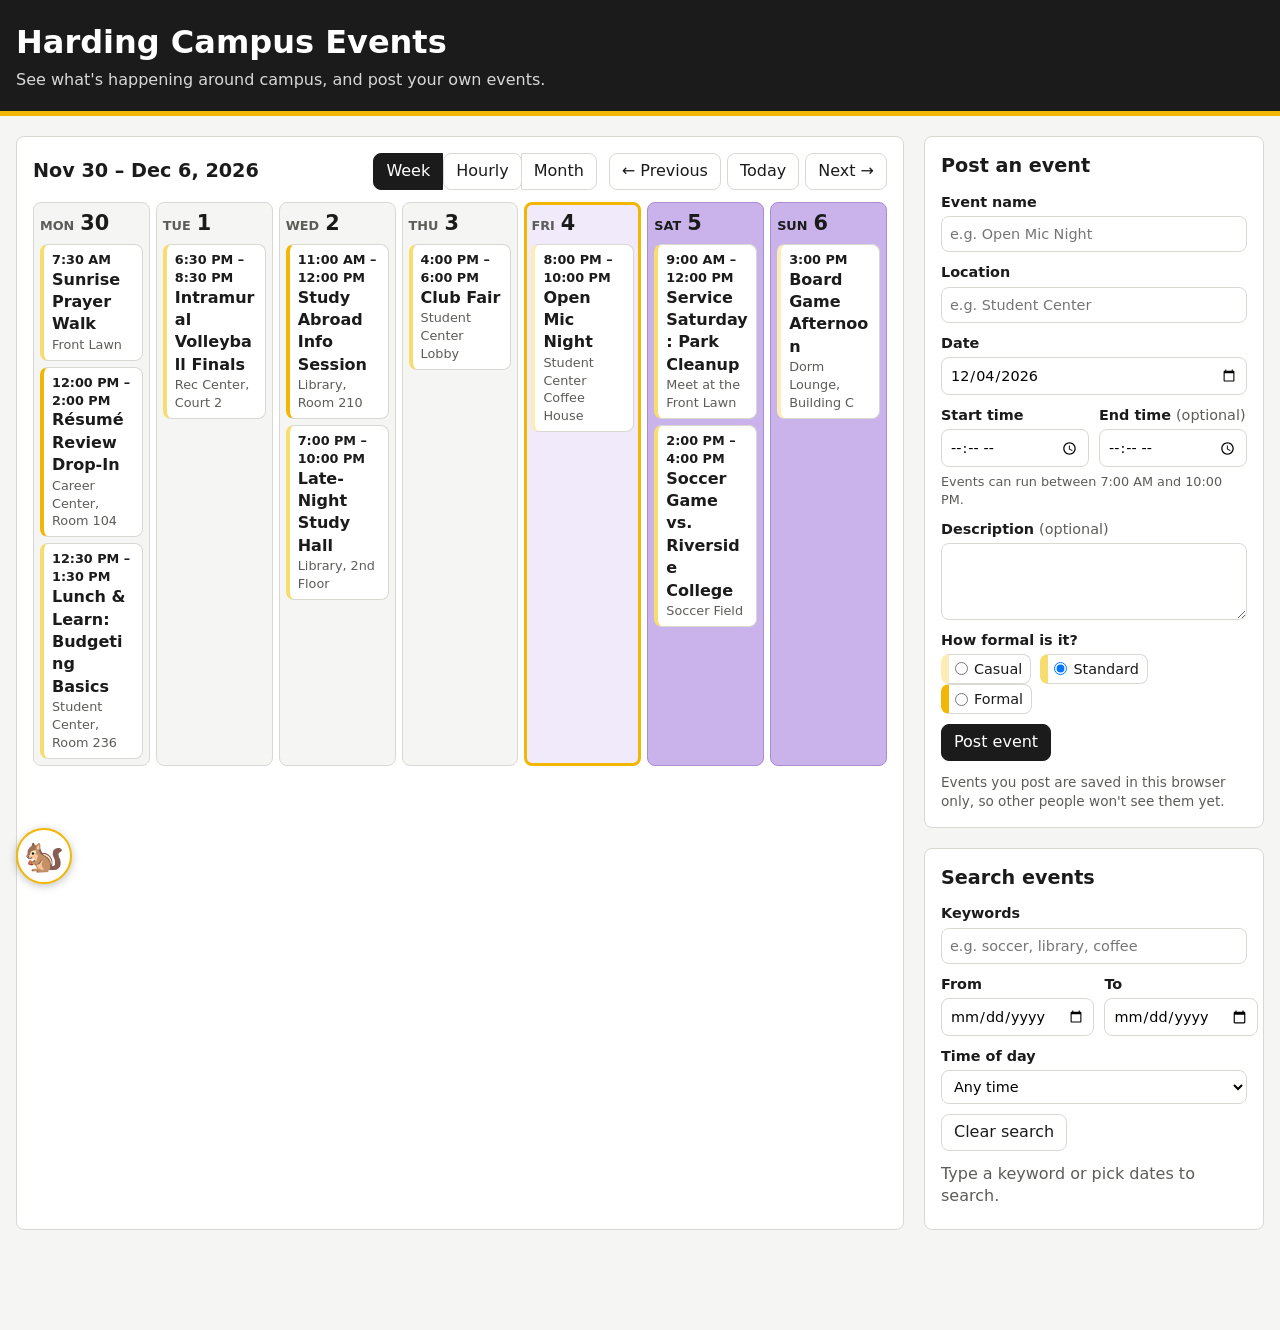
<file: index.html>
<!doctype html>
<html lang="en">
<head>
  <meta charset="utf-8">
  <meta name="viewport" content="width=device-width, initial-scale=1">
  <title>Harding Campus Events</title>
  <link rel="stylesheet" href="style.css">
</head>
<body>
  <header class="site-header">
    <h1>Harding Campus Events</h1>
    <p>See what's happening around campus, and post your own events.</p>
  </header>

  <main class="layout">
    <!-- The week calendar -->
    <section class="calendar" aria-labelledby="calendar-heading">
      <div class="calendar-toolbar">
        <h2 id="calendar-heading"><span id="period-label"></span></h2>
        <div class="toolbar-buttons">
          <!-- Switch between the week and month calendars -->
          <div class="view-switch" role="group" aria-label="Calendar view">
            <button type="button" id="week-view-button" aria-pressed="true">Week</button>
            <button type="button" id="hourly-view-button" aria-pressed="false">Hourly</button>
            <button type="button" id="month-view-button" aria-pressed="false">Month</button>
          </div>
          <button type="button" id="prev-period">← Previous</button>
          <button type="button" id="today-button">Today</button>
          <button type="button" id="next-period">Next →</button>
        </div>
      </div>
      <div id="week-grid" class="week-grid"></div>
      <!-- Hourly week: scrolls sideways on small screens -->
      <div id="hourly-view" class="hourly-view" hidden>
        <div id="hourly-grid" class="hourly-grid"></div>
      </div>
      <div id="month-view" class="month-view" hidden>
        <div class="month-weekdays" aria-hidden="true">
          <span>Mon</span><span>Tue</span><span>Wed</span><span>Thu</span>
          <span>Fri</span><span>Sat</span><span>Sun</span>
        </div>
        <div id="month-grid" class="month-grid"></div>
      </div>
    </section>

    <div class="sidebar">
      <!-- Post a new event -->
      <section class="panel post-panel" aria-labelledby="post-heading">
        <h2 id="post-heading">Post an event</h2>
        <form id="post-form" novalidate>
          <label>Event name
            <input name="name" maxlength="100" placeholder="e.g. Open Mic Night">
          </label>
          <label>Location
            <input name="location" maxlength="100" placeholder="e.g. Student Center">
          </label>
          <label>Date
            <input type="date" name="date" id="post-date">
          </label>
          <div class="row">
            <label>Start time
              <input type="time" name="time" min="07:00" max="22:00">
            </label>
            <label>End time <span class="optional">(optional)</span>
              <input type="time" name="endTime" min="07:00" max="22:00">
            </label>
          </div>
          <p class="hint">Events can run between 7:00 AM and 10:00 PM.</p>
          <label>Description <span class="optional">(optional)</span>
            <textarea name="description" rows="3" maxlength="500"></textarea>
          </label>
          <!-- Sets the color stripe on the event: light yellow to dark gold -->
          <fieldset class="tone-picker">
            <legend>How formal is it?</legend>
            <label class="tone-option tone-casual">
              <input type="radio" name="tone" value="casual"> Casual
            </label>
            <label class="tone-option tone-standard">
              <input type="radio" name="tone" value="standard" checked> Standard
            </label>
            <label class="tone-option tone-formal">
              <input type="radio" name="tone" value="formal"> Formal
            </label>
          </fieldset>
          <ul id="post-errors" class="errors" role="alert"></ul>
          <button type="submit" class="primary">Post event</button>
          <p id="post-message" class="success" role="status"></p>
        </form>
        <p class="note">Events you post are saved in this browser only, so other people won't see them yet.</p>

        <!-- Covers this section while you hover over an event in the hourly view -->
        <div id="hover-preview" class="hover-preview" hidden>
          <p id="preview-sample" class="badge">Sample event</p>
          <h2 id="preview-name"></h2>
          <p><strong>When:</strong> <span id="preview-when"></span></p>
          <p><strong>Where:</strong> <span id="preview-location"></span></p>
          <p><strong>Style:</strong> <span id="preview-tone"></span></p>
          <p id="preview-description"></p>
          <p class="note">Click the event for more options.</p>
        </div>
      </section>

      <!-- Search -->
      <section class="panel" aria-labelledby="search-heading">
        <h2 id="search-heading">Search events</h2>
        <form id="search-form">
          <label>Keywords
            <input type="search" name="keyword" placeholder="e.g. soccer, library, coffee">
          </label>
          <div class="row">
            <label>From
              <input type="date" name="from">
            </label>
            <label>To
              <input type="date" name="to">
            </label>
          </div>
          <label>Time of day
            <select name="timeOfDay">
              <option value="any">Any time</option>
              <option value="morning">Morning (before noon)</option>
              <option value="afternoon">Afternoon (noon – 5 PM)</option>
              <option value="evening">Evening (after 5 PM)</option>
            </select>
          </label>
          <button type="reset">Clear search</button>
        </form>
        <p id="search-summary" class="search-summary" role="status"></p>
        <ul id="search-results" class="search-results"></ul>
      </section>
    </div>
  </main>

  <!-- Pop-up with an event's details -->
  <dialog id="event-dialog">
    <h2 id="dialog-name"></h2>
    <p id="dialog-sample" class="badge">Sample event</p>
    <p><strong>When:</strong> <span id="dialog-when"></span></p>
    <p><strong>Where:</strong> <span id="dialog-location"></span></p>
    <p><strong>Style:</strong> <span id="dialog-tone"></span></p>
    <p id="dialog-description"></p>
    <div class="dialog-buttons">
      <button type="button" id="dialog-delete" class="danger">Delete my event</button>
      <form method="dialog"><button class="primary">Close</button></form>
    </div>
  </dialog>

  <!-- The squirrel button (a joke): see "squirrel" in events.js and app.js -->
  <button type="button" id="squirrel-button" class="squirrel-button"
          title="Squirrel Dating Service" aria-label="Squirrel Dating Service (a joke)">🐿️</button>

  <dialog id="squirrel-dialog" class="squirrel-dialog">
    <p class="squirrel-icon" aria-hidden="true">🐿️</p>
    <h2>Squirrel Dating Service</h2>
    <p>Congratulations! You now have a date with <strong>user #<span id="squirrel-user"></span></strong>.</p>
    <p><strong>When:</strong> <span id="squirrel-when"></span></p>
    <p><strong>Where:</strong> <span id="squirrel-place"></span></p>
    <p><strong>Wear:</strong> something <span id="squirrel-color"></span>, so they can find you.</p>
    <div class="dialog-buttons">
      <button type="button" id="squirrel-accept" class="primary">Accept</button>
    </div>
  </dialog>

  <!-- Order matters: app.js uses functions from the first two files -->
  <script src="events.js"></script>
  <script src="sample-data.js"></script>
  <script src="app.js"></script>
</body>
</html>
</file>
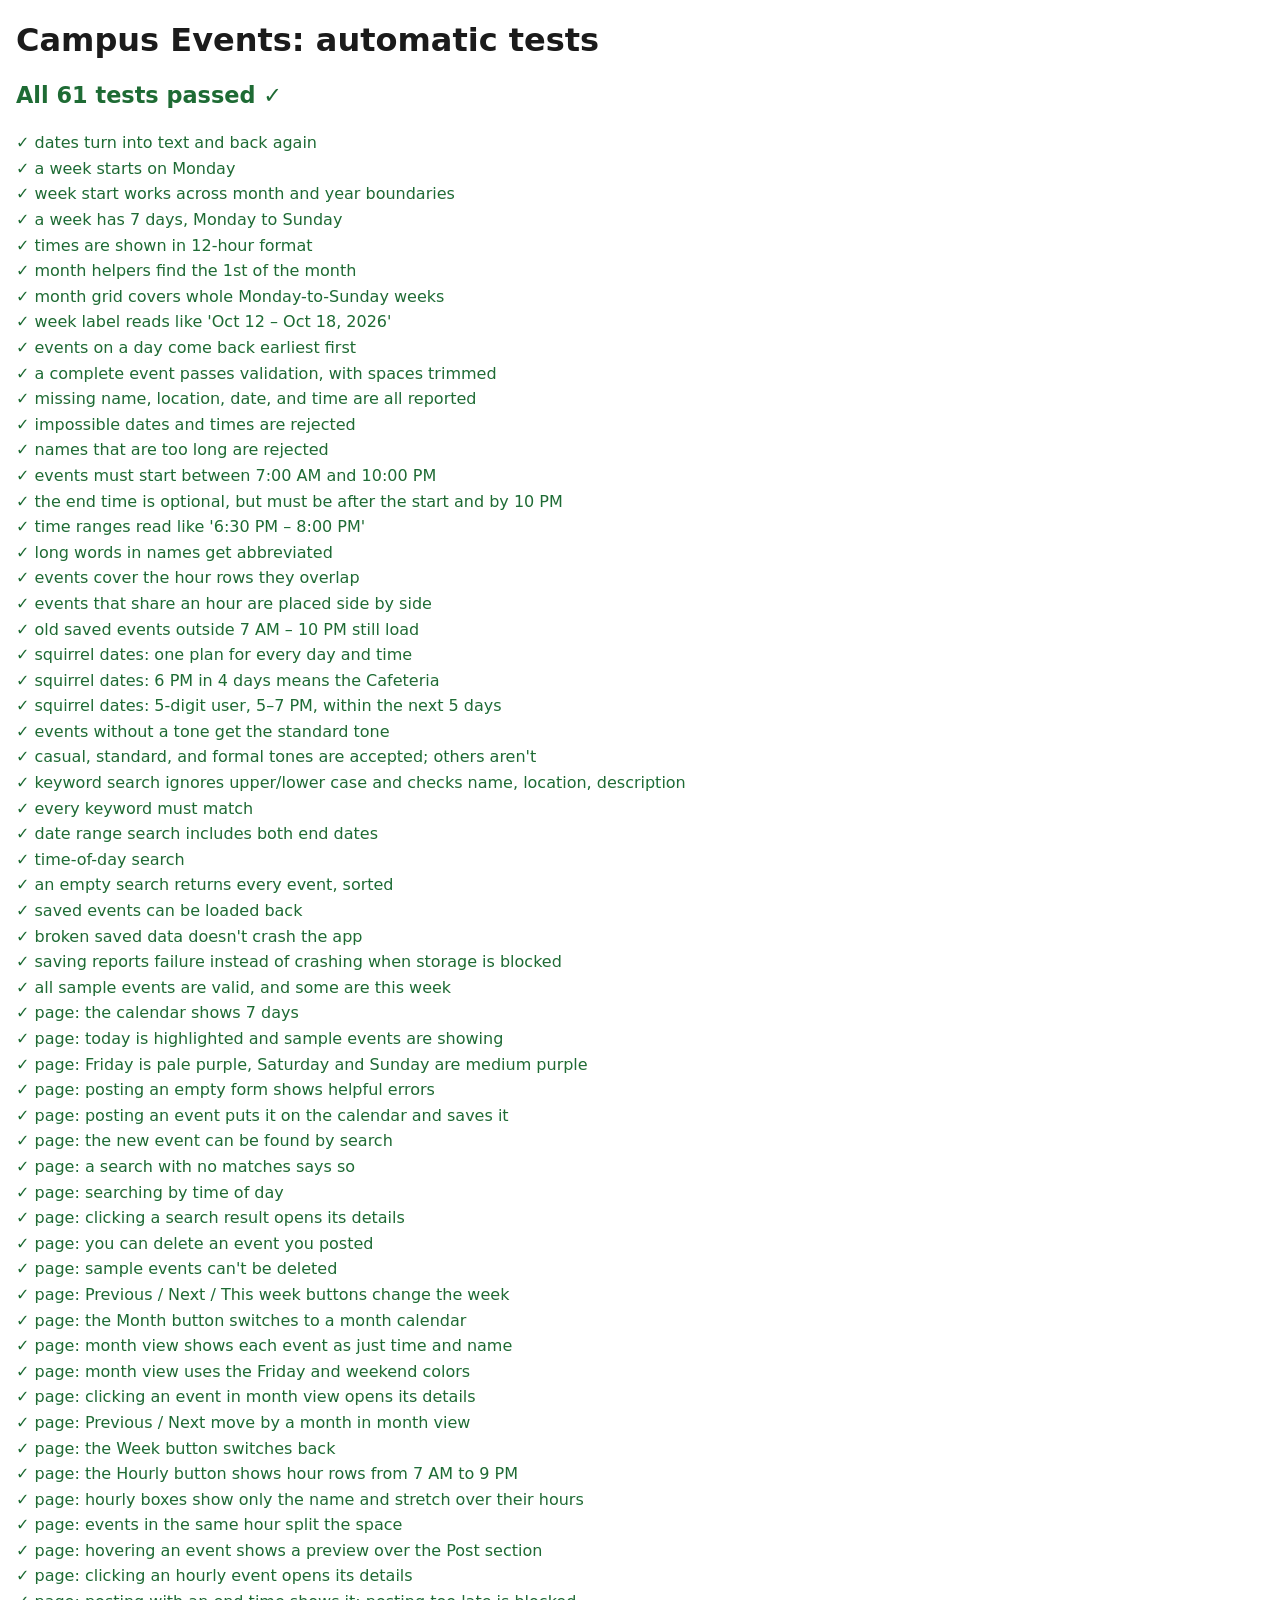
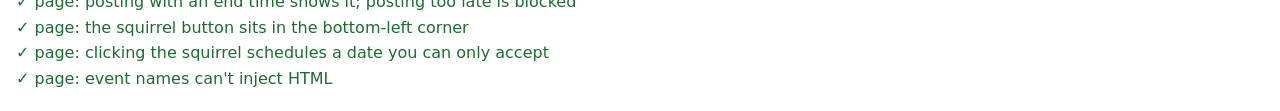
<file: tests.html>
<!doctype html>
<html lang="en">
<head>
  <meta charset="utf-8">
  <meta name="viewport" content="width=device-width, initial-scale=1">
  <title>Campus Events Tests</title>
  <style>
    body { font-family: system-ui, sans-serif; margin: 20px 16px; background: #fff; color: #1b1b1b; }
    #summary { font-size: 1.4rem; font-weight: 700; }
    .pass { color: #1e6b34; }
    .fail { color: #b3261e; }
    #results { list-style: none; padding: 0; line-height: 1.6; }
    .test-frame { position: absolute; left: -9999px; width: 1200px; height: 800px; }
  </style>
</head>
<body>
  <h1>Campus Events: automatic tests</h1>
  <p id="summary">Running…</p>
  <ul id="results"></ul>

  <script src="events.js"></script>
  <script src="sample-data.js"></script>
  <script src="tests.js"></script>
</body>
</html>
</file>
<file: style.css>
/* style.css: how the app looks. Colors are set once here, so they're easy to change. */

:root {
  --black: #1b1b1b;
  --gold: #f2b705;
  --gold-light: #fff4cc;
  /* Event stripe colors, from casual to formal */
  --tone-casual: #fbedb5;
  --tone-standard: #f7dc6f;
  --tone-formal: #f2b705;
  /* Calendar day backgrounds: Friday, and Saturday/Sunday */
  --friday-bg: #f1eafb;
  --friday-line: #d9c9f2;
  --weekend-bg: #c9b3ea;
  --weekend-line: #a98bd6;
  --gray-bg: #f5f5f3;
  --gray-line: #d9d9d4;
  --gray-text: #5c5c58;
  --white: #ffffff;
  --red: #b3261e;
  --green: #1e6b34;
  --radius: 8px;
}

* {
  box-sizing: border-box;
}

/* Make sure anything marked "hidden" really is hidden */
[hidden] {
  display: none !important;
}

body {
  margin: 0;
  font-family: system-ui, -apple-system, "Segoe UI", Roboto, sans-serif;
  color: var(--black);
  background: var(--gray-bg);
  line-height: 1.4;
  padding-bottom: 80px; /* room to scroll past the squirrel button */
}

h1, h2, h3 {
  margin: 0;
}

button, input, select, textarea {
  font: inherit;
}

button {
  cursor: pointer;
  padding: 6px 12px;
  border: 1px solid var(--gray-line);
  border-radius: var(--radius);
  background: var(--white);
  color: var(--black);
}

button:hover {
  border-color: var(--black);
}

button:focus-visible, input:focus-visible, select:focus-visible, textarea:focus-visible {
  outline: 3px solid var(--gold);
  outline-offset: 1px;
}

button.primary {
  background: var(--black);
  color: var(--white);
  border-color: var(--black);
}

button.danger {
  color: var(--red);
  border-color: var(--red);
}

/* ---------- Header ---------- */

.site-header {
  background: var(--black);
  color: var(--white);
  padding: 20px 16px;
  border-bottom: 5px solid var(--gold);
}

.site-header p {
  margin: 4px 0 0;
  color: #d8d8d8;
}

/* ---------- Page layout: calendar on the left, forms on the right ---------- */

.layout {
  display: grid;
  grid-template-columns: minmax(0, 1fr) 340px;
  gap: 20px;
  max-width: 1400px;
  margin: 0 auto;
  padding: 20px 16px;
}

.sidebar {
  display: flex;
  flex-direction: column;
  gap: 20px;
}

.panel, .calendar {
  background: var(--white);
  border: 1px solid var(--gray-line);
  border-radius: var(--radius);
  padding: 16px;
}

.panel h2, .calendar h2 {
  font-size: 1.2rem;
  margin-bottom: 12px;
}

/* ---------- Week calendar ---------- */

.calendar-toolbar {
  display: flex;
  flex-wrap: wrap;
  justify-content: space-between;
  align-items: center;
  gap: 8px;
  margin-bottom: 12px;
}

.calendar-toolbar h2 {
  margin: 0;
}

.toolbar-buttons {
  display: flex;
  flex-wrap: wrap;
  gap: 6px;
}

/* Week / Month switch: two buttons joined together */
.view-switch {
  display: flex;
  margin-right: 6px;
}

.view-switch button:first-child {
  border-radius: var(--radius) 0 0 var(--radius);
}

.view-switch button:last-child {
  border-radius: 0 var(--radius) var(--radius) 0;
  margin-left: -1px;
}

.view-switch button[aria-pressed="true"] {
  background: var(--black);
  color: var(--white);
  border-color: var(--black);
}

.week-grid {
  display: grid;
  grid-template-columns: repeat(7, minmax(0, 1fr));
  gap: 6px;
}

.day {
  min-height: 300px;
  padding: 6px;
  border: 1px solid var(--gray-line);
  border-radius: var(--radius);
  background: var(--gray-bg);
  display: flex;
  flex-direction: column;
  gap: 6px;
}

/* These day colors apply to the week (.day), hourly (.hour-day, .hour-day-heading),
   and month (.month-day) views */
.day.friday, .month-day.friday, .hour-day.friday, .hour-day-heading.friday {
  background: var(--friday-bg);
  border-color: var(--friday-line);
}

.day.weekend, .month-day.weekend, .hour-day.weekend, .hour-day-heading.weekend {
  background: var(--weekend-bg);
  border-color: var(--weekend-line);
}

/* Darker label so it's easy to read on the purple */
.weekend .day-name, .weekend .month-day-name {
  color: var(--black);
}

/* Today keeps its day's color (purple on Fridays and weekends) and gets a
   thick gold border, so it stands out on any day */
.day.today, .month-day.today, .hour-day-heading.today {
  border: 3px solid var(--gold);
}

.day.today {
  padding: 4px; /* 2px less, to make up for the thicker border */
}

.day.today:not(.friday):not(.weekend),
.month-day.today:not(.friday):not(.weekend),
.hour-day.today:not(.friday):not(.weekend),
.hour-day-heading.today:not(.friday):not(.weekend) {
  background: var(--gold-light);
}

.day-heading {
  display: flex;
  align-items: baseline;
  gap: 6px;
  font-size: 0.9rem;
}

.day-name {
  color: var(--gray-text);
  text-transform: uppercase;
  font-size: 0.8rem;
}

.day-number {
  font-size: 1.3rem;
}

.no-events {
  margin: 0;
  color: var(--gray-text);
  font-size: 0.85rem;
}

.event-card {
  display: flex;
  flex-direction: column;
  text-align: left;
  padding: 6px 8px;
  border-left: 4px solid var(--gold);
  overflow-wrap: anywhere;
}

/* Stripe color for each tone (cards, search results, and the form's swatches) */
.tone-casual {
  --tone-color: var(--tone-casual);
}

.tone-standard {
  --tone-color: var(--tone-standard);
}

.tone-formal {
  --tone-color: var(--tone-formal);
}

.event-card, .result {
  border-left-color: var(--tone-color, var(--tone-standard));
}

.event-time {
  font-size: 0.8rem;
  font-weight: 600;
}

.event-name {
  font-weight: 600;
}

.event-location {
  font-size: 0.8rem;
  color: var(--gray-text);
}

/* ---------- Hourly calendar ---------- */

/* Scrolls sideways on narrow screens instead of squashing the days */
.hourly-view {
  overflow-x: auto;
}

.hourly-grid {
  --hour-height: 52px; /* how tall each hour row is */
  display: grid;
  grid-template-columns: 52px repeat(7, minmax(0, 1fr));
  gap: 4px;
  min-width: 640px;
}

.hour-day-heading {
  display: flex;
  align-items: baseline;
  gap: 6px;
  padding: 4px 6px;
  border: 1px solid var(--gray-line);
  border-radius: var(--radius);
  background: var(--gray-bg);
}

.hour-day-heading.today {
  padding: 2px 4px; /* 2px less, to make up for the thicker border */
}

.hour-label {
  height: var(--hour-height);
  padding-right: 6px;
  text-align: right;
  font-size: 0.75rem;
  color: var(--gray-text);
}

/* A day's column: one tall box with a faint line between hours.
   --hours (set in app.js) is how many hour rows there are. */
.hour-day {
  position: relative;
  height: calc(var(--hours) * var(--hour-height));
  border-radius: var(--radius);
  background-color: var(--gray-bg);
  background-image: repeating-linear-gradient(
    to bottom,
    transparent 0,
    transparent calc(var(--hour-height) - 1px),
    var(--gray-line) calc(var(--hour-height) - 1px),
    var(--gray-line) var(--hour-height)
  );
}

.hour-day.today {
  box-shadow: inset 0 0 0 2px var(--gold);
}

/* An event box. app.js sets, for each one:
     --start      hours after 7 AM that it starts
     --hours-long how many hour rows it covers
     --column     which column it's in when events share an hour (0 = first)
     --columns    how many columns that hour is split into */
.hour-event {
  position: absolute;
  top: calc(var(--start) * var(--hour-height) + 1px);
  height: calc(var(--hours-long) * var(--hour-height) - 2px);
  left: calc(var(--column) * 100% / var(--columns) + 1px);
  width: calc(100% / var(--columns) - 2px);
  display: flex;
  align-items: flex-start;
  padding: 2px 4px;
  border-left: 4px solid var(--tone-color, var(--tone-standard));
  border-radius: 4px;
  overflow: hidden;
  text-align: left;
  font-size: 0.75rem;
  line-height: 1.25;
  font-weight: 600;
}

.hour-event:hover, .hour-event:focus-visible {
  z-index: 1;
  box-shadow: 0 2px 6px rgba(0, 0, 0, 0.25);
}

/* Long names get shortened in app.js, then cut off with "…" once they run
   out of room (app.js sets how many lines fit) */
.hour-event-name {
  display: -webkit-box;
  -webkit-box-orient: vertical;
  overflow: hidden;
  overflow-wrap: anywhere; /* last resort, if a word still doesn't fit */
}

/* ---------- Hover preview (hourly view) ---------- */

.post-panel {
  position: relative;
}

/* Sits exactly on top of the "Post an event" section */
.hover-preview {
  position: absolute;
  inset: -1px;
  z-index: 10;
  overflow-y: auto;
  padding: 16px;
  background: var(--white);
  border: 1px solid var(--gray-line);
  border-top: 5px solid var(--tone-color, var(--gold));
  border-radius: var(--radius);
  box-shadow: 0 4px 16px rgba(0, 0, 0, 0.2);
}

.hover-preview h2 {
  margin: 8px 0;
}

/* ---------- Month calendar ---------- */

.month-weekdays, .month-grid {
  display: grid;
  grid-template-columns: repeat(7, minmax(0, 1fr));
  gap: 4px;
}

.month-weekdays {
  margin-bottom: 4px;
  text-align: center;
  font-size: 0.8rem;
  font-weight: 600;
  text-transform: uppercase;
  color: var(--gray-text);
}

.month-day {
  min-height: 96px;
  padding: 4px;
  border: 1px solid var(--gray-line);
  border-radius: var(--radius);
  background: var(--gray-bg);
  display: flex;
  flex-direction: column;
  gap: 3px;
  min-width: 0;
}

.month-day.today {
  padding: 2px; /* 2px less, to make up for the thicker border */
}

/* Days from the month before or after */
.month-day.outside-month {
  opacity: 0.45;
}

.month-day-heading {
  font-size: 0.9rem;
}

/* Only needed on phones (see the bottom of this file) */
.month-day-name {
  display: none;
}

/* One compact line per event: time + name, cut off with "…" after two lines */
.month-event {
  width: 100%;
  padding: 2px 4px;
  border-left: 4px solid var(--tone-color, var(--tone-standard));
  border-radius: 4px;
  text-align: left;
  font-size: 0.75rem;
  line-height: 1.25;
  overflow: hidden;
  display: -webkit-box;
  -webkit-box-orient: vertical;
  -webkit-line-clamp: 2;
  line-clamp: 2;
  overflow-wrap: anywhere;
}

.month-event-time {
  font-weight: 700;
  margin-right: 4px;
}

/* ---------- Forms ---------- */

form label {
  display: block;
  margin-bottom: 10px;
  font-weight: 600;
  font-size: 0.9rem;
}

form input, form select, form textarea {
  display: block;
  width: 100%;
  margin-top: 4px;
  padding: 7px 8px;
  border: 1px solid var(--gray-line);
  border-radius: var(--radius);
  font-weight: 400;
  background: var(--white);
}

.row {
  display: grid;
  grid-template-columns: 1fr 1fr;
  gap: 10px;
}

.tone-picker {
  margin: 0 0 10px;
  padding: 0;
  border: none;
}

.tone-picker legend {
  padding: 0;
  font-weight: 600;
  font-size: 0.9rem;
  margin-bottom: 4px;
}

.tone-picker .tone-option {
  display: inline-flex;
  align-items: center;
  gap: 6px;
  margin: 0 4px 0 0;
  padding: 4px 8px 4px 6px;
  border: 1px solid var(--gray-line);
  border-left: 8px solid var(--tone-color);
  border-radius: var(--radius);
  font-weight: 400;
  cursor: pointer;
}

.tone-picker .tone-option input {
  display: inline;
  width: auto;
  margin: 0;
}

.optional {
  font-weight: 400;
  color: var(--gray-text);
}

.hint {
  margin: -4px 0 10px;
  font-size: 0.8rem;
  color: var(--gray-text);
}

.errors {
  color: var(--red);
  margin: 0 0 10px;
  padding-left: 20px;
}

.errors:empty {
  display: none;
}

.success {
  color: var(--green);
  margin: 10px 0 0;
}

.note {
  font-size: 0.85rem;
  color: var(--gray-text);
  margin: 12px 0 0;
}

/* ---------- Search results ---------- */

.search-summary {
  margin: 12px 0 6px;
  color: var(--gray-text);
}

.search-results {
  list-style: none;
  margin: 0;
  padding: 0;
  display: flex;
  flex-direction: column;
  gap: 6px;
}

.result {
  width: 100%;
  display: flex;
  flex-direction: column;
  text-align: left;
  border-left: 4px solid var(--gold);
}

.result-when {
  font-size: 0.8rem;
  color: var(--gray-text);
}

.result-name {
  font-weight: 600;
}

.result-location {
  font-size: 0.85rem;
}

/* ---------- Event details pop-up ---------- */

dialog {
  width: min(460px, calc(100% - 32px));
  border: none;
  border-top: 5px solid var(--tone-color, var(--gold));
  border-radius: var(--radius);
  padding: 20px;
}

dialog::backdrop {
  background: rgba(0, 0, 0, 0.5);
}

dialog h2 {
  margin-bottom: 8px;
}

.badge {
  display: inline-block;
  margin: 0;
  padding: 2px 8px;
  border-radius: 999px;
  background: var(--gold-light);
  font-size: 0.8rem;
}

.dialog-buttons {
  display: flex;
  justify-content: flex-end;
  gap: 8px;
  margin-top: 16px;
}

.dialog-buttons form {
  margin: 0;
}

/* ---------- Squirrel button (a joke) ---------- */

.squirrel-button {
  position: fixed;
  left: 16px;
  bottom: 16px;
  z-index: 5;
  width: 56px;
  height: 56px;
  padding: 0;
  border: 2px solid var(--gold);
  border-radius: 50%;
  background: var(--white);
  font-size: 2rem;
  line-height: 1;
  box-shadow: 0 2px 8px rgba(0, 0, 0, 0.25);
}

.squirrel-button:hover {
  border-color: var(--gold);
  animation: squirrel-wiggle 0.4s ease-in-out;
}

@keyframes squirrel-wiggle {
  0%, 100% { transform: rotate(0deg); }
  25% { transform: rotate(-12deg); }
  75% { transform: rotate(12deg); }
}

/* Skip the wiggle for people who've asked their device for less motion */
@media (prefers-reduced-motion: reduce) {
  .squirrel-button:hover {
    animation: none;
  }
}

.squirrel-dialog {
  text-align: center;
}

.squirrel-dialog .dialog-buttons {
  justify-content: center;
}

.squirrel-icon {
  margin: 0;
  font-size: 3rem;
}

/* ---------- Smaller screens ---------- */

/* Tablets: put the forms under the calendar */
@media (max-width: 1000px) {
  .layout {
    /* minmax(0, ...) stops wide content (like the hourly grid) from stretching the page */
    grid-template-columns: minmax(0, 1fr);
  }

  /* The Post section is below the calendar now, so show the preview
     at the bottom of the screen instead */
  .hover-preview {
    position: fixed;
    inset: auto 16px 16px 16px;
    max-height: 50vh;
  }
}

/* Phones: list the days top to bottom instead of side by side */
@media (max-width: 700px) {
  .week-grid {
    grid-template-columns: 1fr;
  }

  .day {
    min-height: 0;
  }

  /* Month view on phones: a list of just the days in this month that have events */
  .month-weekdays {
    display: none;
  }

  .month-grid {
    grid-template-columns: 1fr;
  }

  .month-day {
    min-height: 0;
  }

  .month-day.outside-month, .month-day.empty {
    display: none;
  }

  .month-day-heading {
    display: flex;
    gap: 6px;
    align-items: baseline;
  }

  .month-day-name {
    display: inline;
    font-size: 0.8rem;
    text-transform: uppercase;
    color: var(--gray-text);
  }

  .month-event {
    font-size: 0.9rem;
  }
}
</file>
